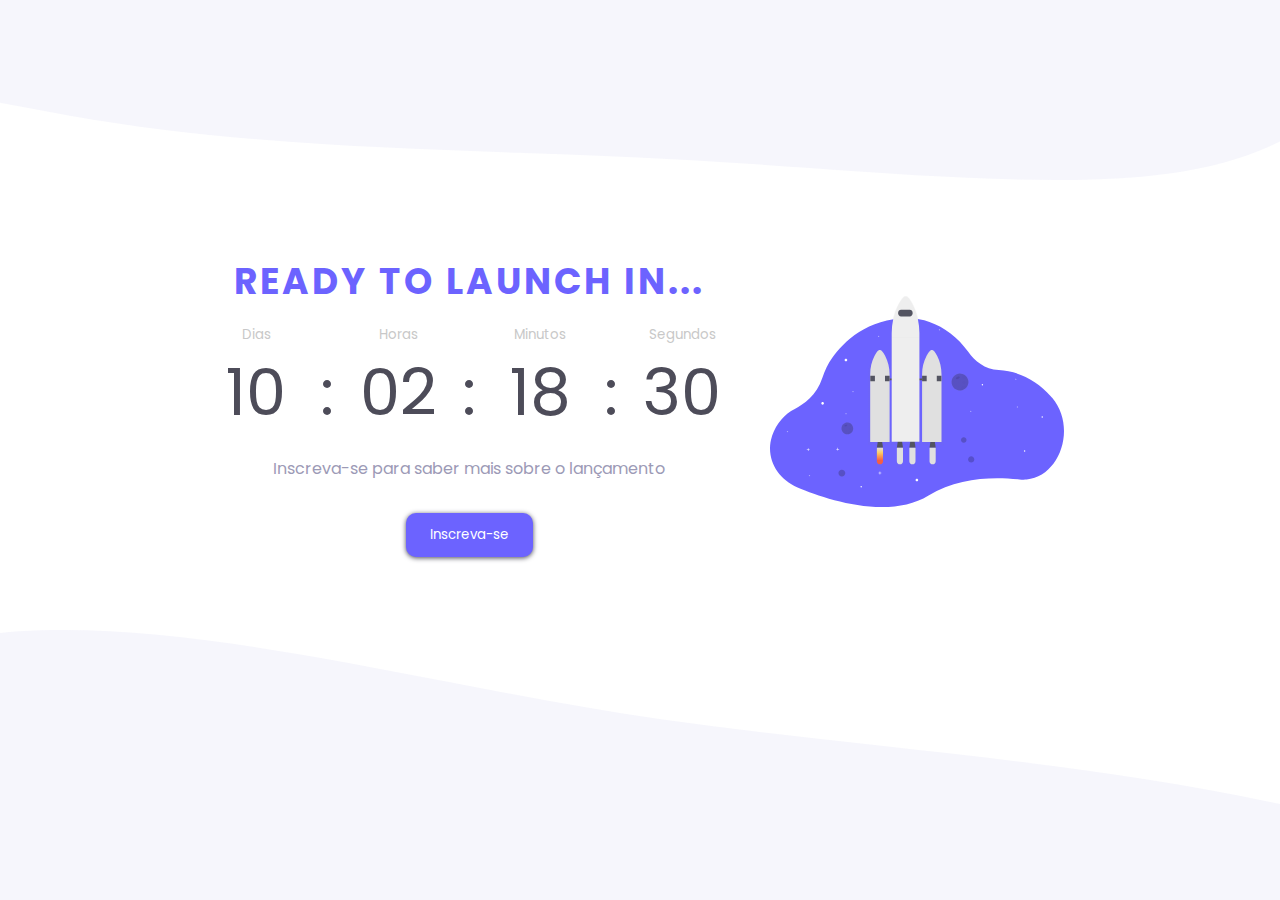
<file: countdown-05/index.html>
<!DOCTYPE html>
<html lang="en">
<head>
  <meta charset="UTF-8">
  <meta http-equiv="X-UA-Compatible" content="IE=edge">
  <meta name="viewport" content="width=device-width, initial-scale=1.0">
  <link rel="stylesheet" href="./css/styles.css">
  <title>Countdown</title>
</head>
<body>
  <div class="background-top-image"></div>
  <main>
    <div class="container">
      <h1>Ready to launch in...</h1>
      <div class="timer">
        <div class="time">
          <small>Dias</small>
          <h2 id="days"></h2>
        </div>
        <span>:</span>
        <div class="time">
          <small>Horas</small>
          <h2 id="hours"></h2>
        </div>
        <span>:</span>
        <div class="time">
          <small>Minutos</small>
          <h2 id="minutes"></h2>
        </div>
        <span>:</span>
        <div class="time">
          <small>Segundos</small>
          <h2 id="seconds"></h2>
        </div>
      </div>
      <p>Inscreva-se para saber mais sobre o lançamento</p>
      <button id="btn-open-modal" class="btn btn-submit">
        Inscreva-se
      </button>
    </div>
    <div class="image-container">
      <div class="image">
        <img src="./img/rocket.svg" />
      </div>
    </div>
  </main>
  <div class="background-bottom-image"></div>
  <script src="./js/script.js"></script>
</body>
</html>
</file>
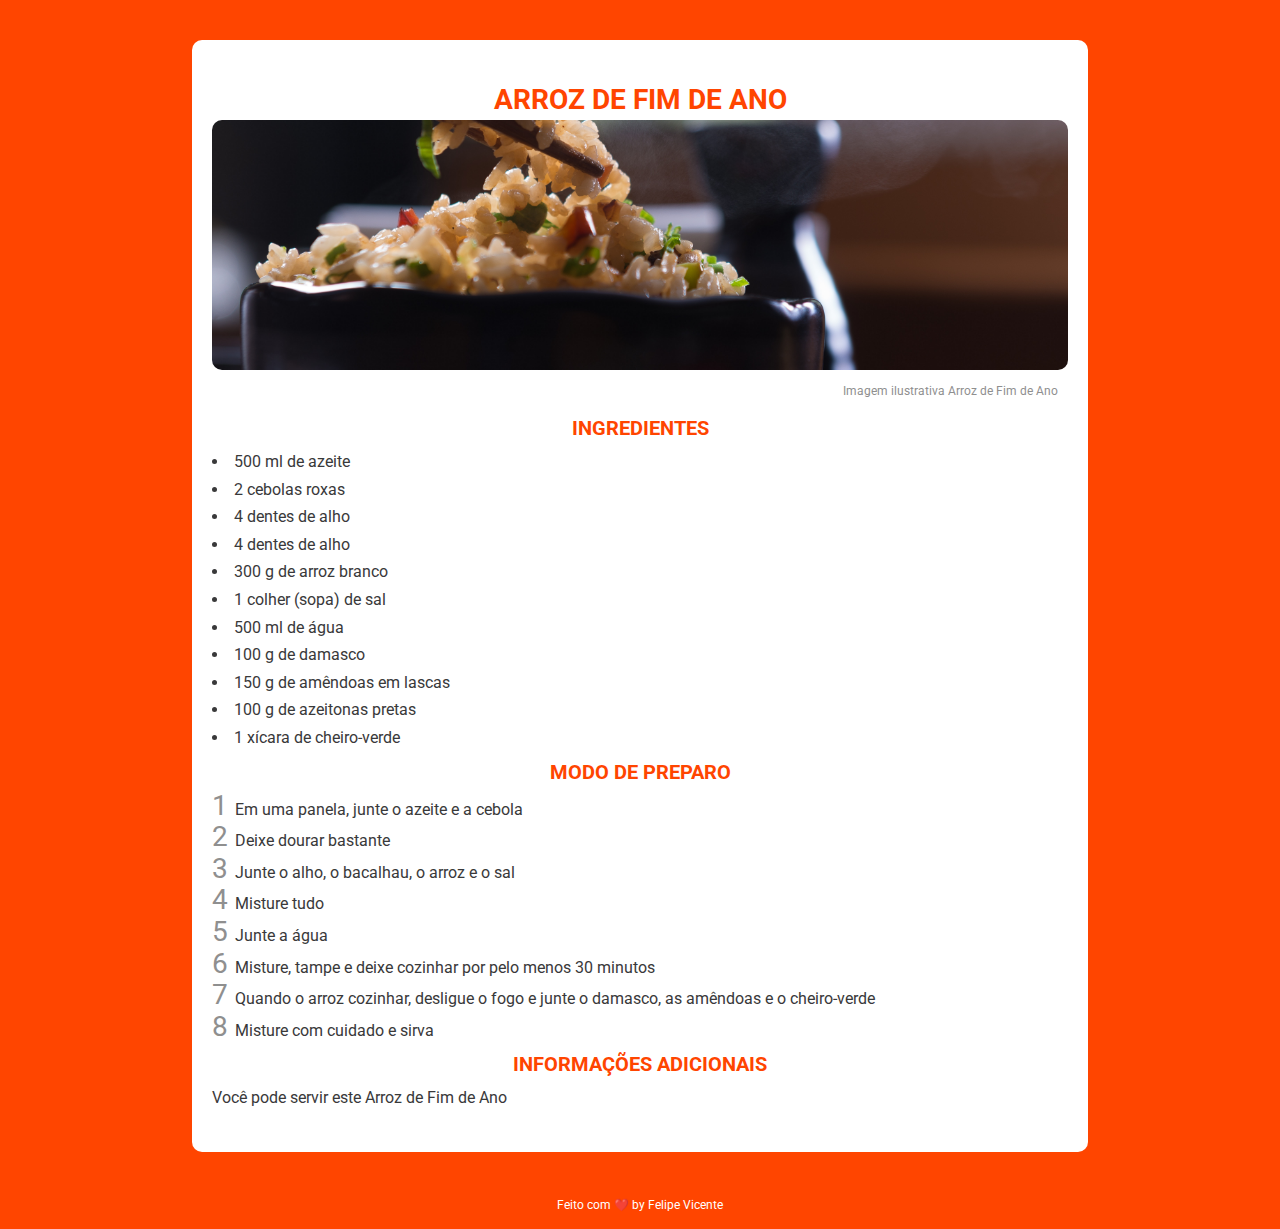
<file: Pagina-de-Receita-01/index.html>
<!DOCTYPE html>
<html lang="pt-BR">
  <head>
    <meta charset="UTF-8" />
    <meta http-equiv="X-UA-Compatible" content="IE=edge" />
    <meta name="viewport" content="width=device-width, initial-scale=1.0" />
    <link rel="preconnect" href="https://fonts.googleapis.com" />
    <link rel="preconnect" href="https://fonts.gstatic.com" crossorigin />
    <link
      href="https://fonts.googleapis.com/css2?family=Roboto:wght@400;700&display=swap"
      rel="stylesheet"
    />
    <!-- Font Awesome -->
    <link
      rel="stylesheet"
      href="https://cdnjs.cloudflare.com/ajax/libs/font-awesome/5.15.2/css/all.min.css"
      integrity="sha512-HK5fgLBL+xu6dm/Ii3z4xhlSUyZgTT9tuc/hSrtw6uzJOvgRr2a9jyxxT1ely+B+xFAmJKVSTbpM/CuL7qxO8w=="
      crossorigin="anonymous"
    />
    <!-- CSS do projeto -->
    <link rel="stylesheet" href="./css/styles.css" />
    <title>Pagina de Receita</title>
  </head>
  <body>
    <main>
      <header>
        <h1>Arroz de Fim de Ano</h1>
        <figure>
          <img src="./img/arroz.jpg" alt="Arroz de Fim de Ano" />
          <figcaption>Imagem ilustrativa Arroz de Fim de Ano</figcaption>
        </figure>
      </header>

      <section>
        <h2><i class="fas fa-tasks"></i> Ingredientes</h2>
        <ul>
          <li>500 ml de azeite</li>
          <li>2 cebolas roxas</li>
          <li>4 dentes de alho</li>
          <li>4 dentes de alho</li>
          <li>300 g de arroz branco</li>
          <li>1 colher (sopa) de sal</li>
          <li>500 ml de água</li>
          <li>100 g de damasco</li>
          <li>150 g de amêndoas em lascas</li>
          <li>100 g de azeitonas pretas</li>
          <li>1 xícara de cheiro-verde</li>
        </ul>
      </section>

      <section>
        <h2><i class="fas fa-blender"></i> Modo de preparo</h2>
        <ol>
          <li>Em uma panela, junte o azeite e a cebola</li>
          <li>Deixe dourar bastante</li>
          <li>Junte o alho, o bacalhau, o arroz e o sal</li>
          <li>Misture tudo</li>
          <li>Junte a água</li>
          <li>Misture, tampe e deixe cozinhar por pelo menos 30 minutos</li>
          <li>
            Quando o arroz cozinhar, desligue o fogo e junte o damasco, as
            amêndoas e o cheiro-verde
          </li>
          <li>Misture com cuidado e sirva</li>
        </ol>
      </section>

      <section>
        <h2><i class="fas fa-info-circle"></i> Informações adicionais</h2>
        <p>Você pode servir este Arroz de Fim de Ano</p>
      </section>
    </main>

    <footer>
      <p>
        <i class="fas fa-copyright"></i> 
        Feito com ❤️ by
        <a href="https://github.com/felipe-gomes-vicente">Felipe Vicente</a>
      </p>
    </footer>
  </body>
</html>
</file>
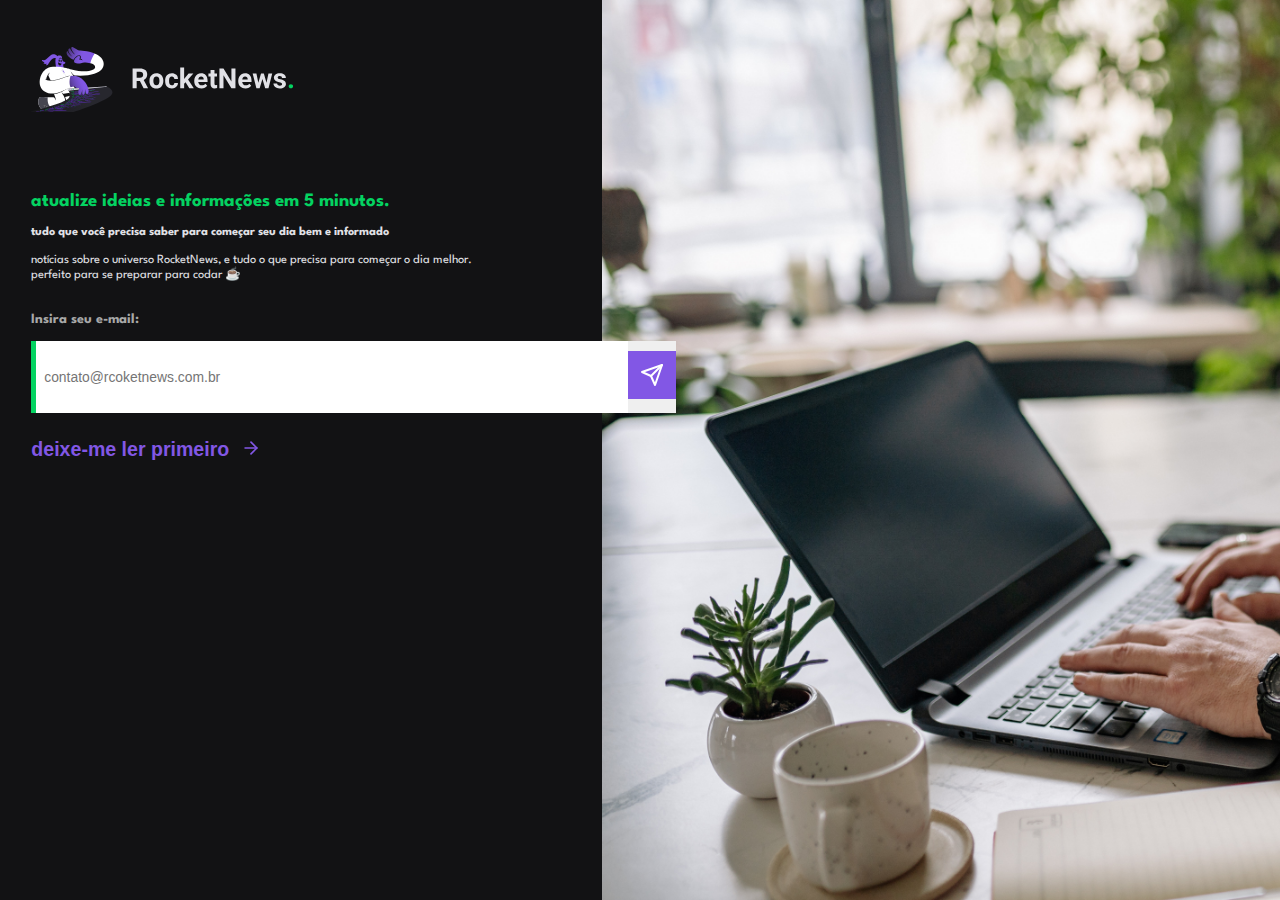
<file: rocketnews-03/index.html>
<!DOCTYPE html>
<html lang="pt-BR">
  <head>
    <meta charset="UTF-8" />
    <meta http-equiv="X-UA-Compatible" content="IE=edge" />
    <meta name="viewport" content="width=device-width, initial-scale=1.0" />
    <link rel="shortcut icon" href="./assets/icon.png" type="image/x-icon">
    <link rel="stylesheet" href="./css/styles.css" />
    <title>RocketNews</title>
  </head>
  <body>
    <div class="container">
      <!-- Logo do site -->
      <header>
        <img src="./assets/logo.svg" alt="RocketNews" />
      </header>

      <!-- Texto do site -->
      <main>
        <h1>atualize ideias e informações em 5 minutos.</h1>
        <h2>
          tudo que você precisa saber para começar seu dia bem e informado
        </h2>
        <p>
          notícias sobre o universo RocketNews, e tudo o que precisa para
          começar o dia melhor. <br />
          perfeito para se preparar para codar ☕
        </p>
      </main>

      <!-- Email e botao de seta -->
      <div class="page-form">
        <form action="">
          <label for="email">Insira seu e-mail: </label>
          <div class="page-input">
            <input
            type="email"
            id="email"
            placeholder="contato@rcoketnews.com.br"
          />

          <button><img src="./assets/button.svg" alt="botão de enviar email"></button>
          </div>
        </form>
      </div>

      <!-- Rodapé -->
      <footer>
        <button>
          <p>deixe-me ler primeiro</p>
          <img src="./assets/arrow-right.svg" alt="botão ir para ler primeiro" />
        </button>
      </footer>
    </div>

    <!-- Imagem de fundo -->
    <aside class="read-news"></aside>
  </body>
</html>
</file>
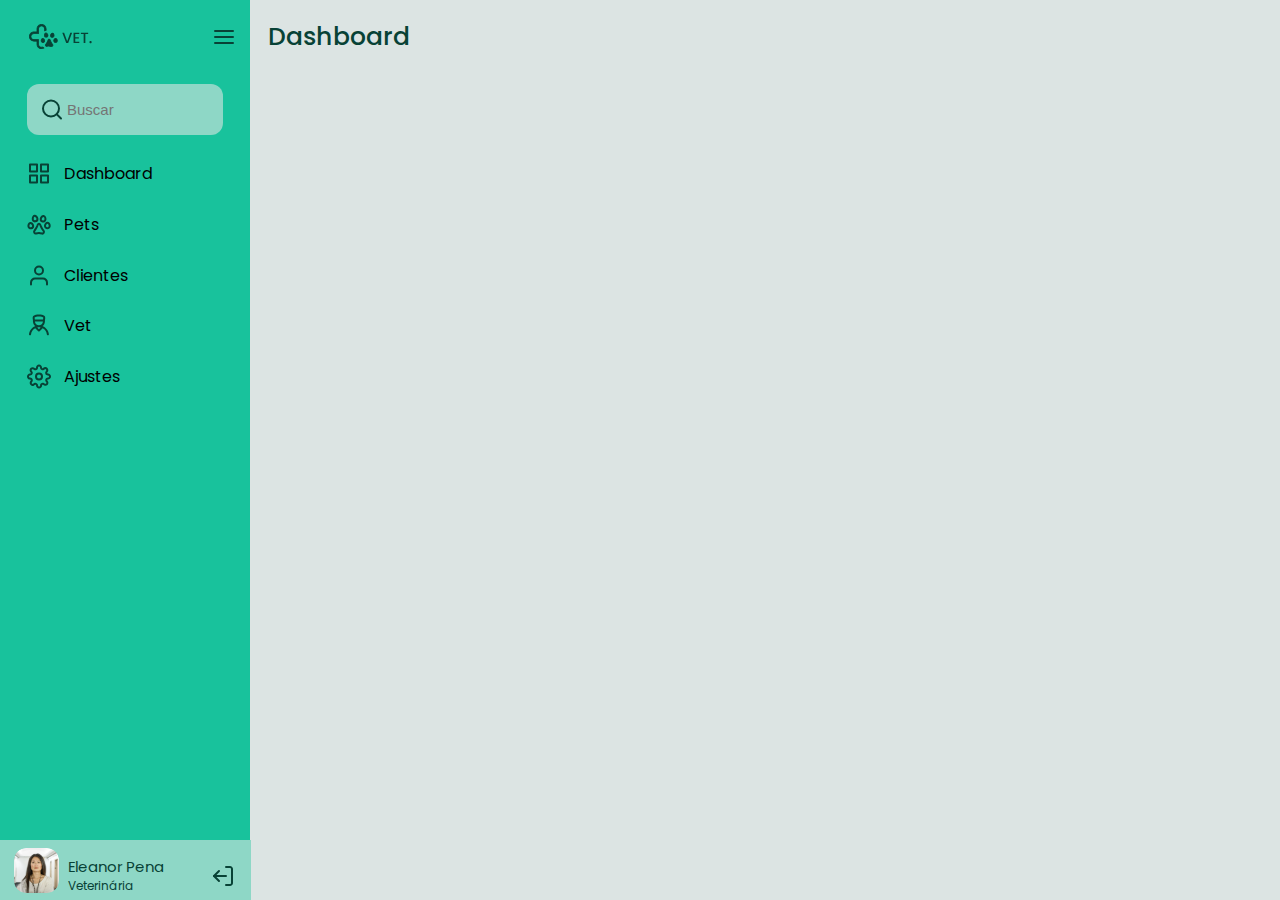
<file: sidebar-04/index.html>
<!DOCTYPE html>
<html lang="pt-BR">
  <head>
    <meta charset="UTF-8" />
    <meta http-equiv="X-UA-Compatible" content="IE=edge" />
    <meta name="viewport" content="width=device-width, initial-scale=1.0" />
    <link rel="stylesheet" href="./css/styles.css" />
    <title>SideBar</title>
  </head>
  <body>
    <div class="dashboard-menu">
      <nav class="sidebar-nav">
        <div class="sidebar-top">
          <a href="#">
            <img class="logo" src="./assets/logo.svg" alt="Logo"
          /></a>
          <a href="#" class="menu">
            <img src="./assets/menu.svg" alt="Menu"
          /></a>
        </div>
        <div class="sidebar-main">
          <ul>
            <li>
              <div class="input">
                <label for="search"></label>
                <input
                  class="search"
                  name="search"
                  type="text"
                  placeholder="Buscar"
                />
              </div>
            </li>
            <li>
              <a href="#">
                <img
                  src="./assets/grid.svg"
                  alt="Dashboard"
                  title="Dashboard"
                />Dashboard
              </a>
            </li>

            <li>
              <a href="#">
                <img src="./assets/pet.svg" alt="Bicho de estimação" />Pets
              </a>
            </li>

            <li>
              <a href="#">
                <img src="./assets/user.svg" alt="Clientes" />Clientes
              </a>
            </li>

            <li>
              <a href="#">
                <img src="./assets/user-md.svg" alt="Veterinários" />Vet
              </a>
            </li>

            <li>
              <a href="#">
                <img src="./assets/settings.svg" alt="Ajustes" />Ajustes
              </a>
            </li>
          </ul>
        </div>

        <div class="sidebar-bottom">
          <div class="profile">
            <img src="./assets/avatar.svg" alt="Veterinária" />
          </div>

          <div class="profile-details">
            <h5>Eleanor Pena</h5>
            <span>Veterinária</span>
          </div>

          <a href="#" class="logout">
            <img src="./assets/log-out.svg" alt="Sair" />
          </a>
        </div>
      </nav>
    </div>

    <main class="">
      <header class="dashboard-area">
        <h2>Dashboard</h2>
      </header>
    </main>

    <script src="./js/script.js"></script>
  </body>
</html>
</file>
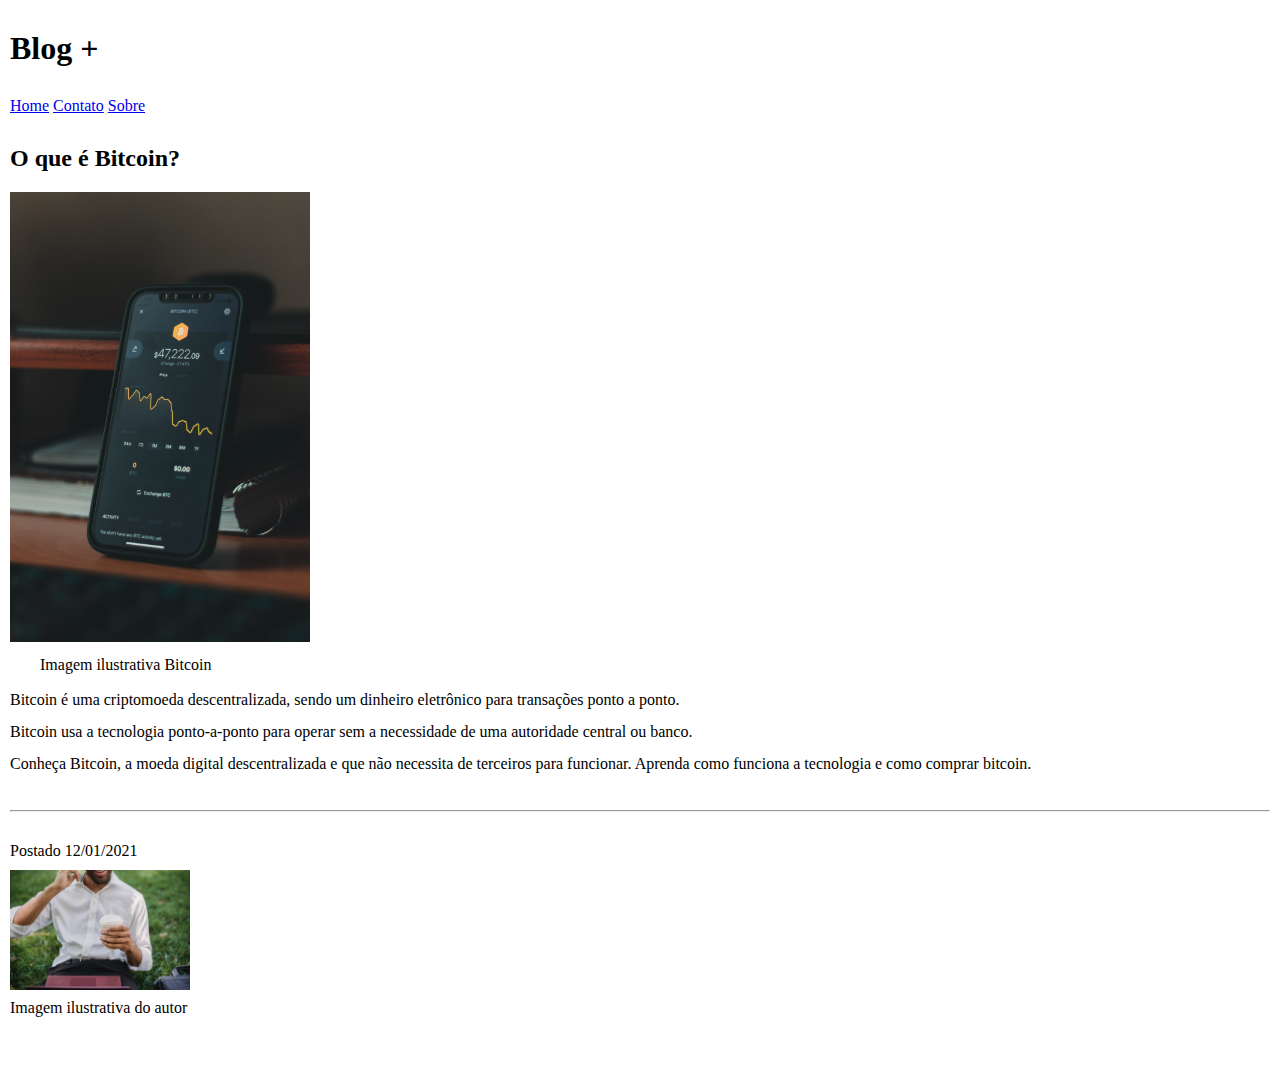
<file: Html-02/blog-post/index.html>
<!DOCTYPE html>
<html lang="pt-BR">
  <head>
    <meta charset="UTF-8" />
    <meta http-equiv="X-UA-Compatible" content="IE=edge" />
    <meta name="viewport" content="width=device-width, initial-scale=1.0" />
    <link rel="stylesheet" href="./css/styles.css" />
    <title>Blog Post</title>
  </head>
  <body>
    <header>
      <h1>Blog +</h1>
      <nav>
        <a href="./index.html">Home</a>
        <a href="#">Contato</a>
        <a href="#">Sobre</a>
      </nav>
    </header>

    <h2>O que é Bitcoin?</h2>
    <article>
      <figure>
        <img src="./img/bitcoin.jpg" alt="Bitcoin" />
        <figcaption>Imagem ilustrativa Bitcoin</figcaption>
      </figure>

      <p>
        Bitcoin é uma criptomoeda descentralizada, sendo um dinheiro eletrônico
        para transações ponto a ponto.
      </p>
      <p>
        Bitcoin usa a tecnologia ponto-a-ponto para operar sem a necessidade de
        uma autoridade central ou banco.
      </p>
      <p>
        Conheça Bitcoin, a moeda digital descentralizada e que não necessita de
        terceiros para funcionar. Aprenda como funciona a tecnologia e como
        comprar bitcoin.
      </p>
    </article>

    <hr />
    <aside>
      Postado 12/01/2021
      <figure>
        <img src="./img/people.jpg" alt="people" />
        <figcaption>Imagem ilustrativa do autor</figcaption>
      </figure>
    </aside>
  </body>
</html>
</file>
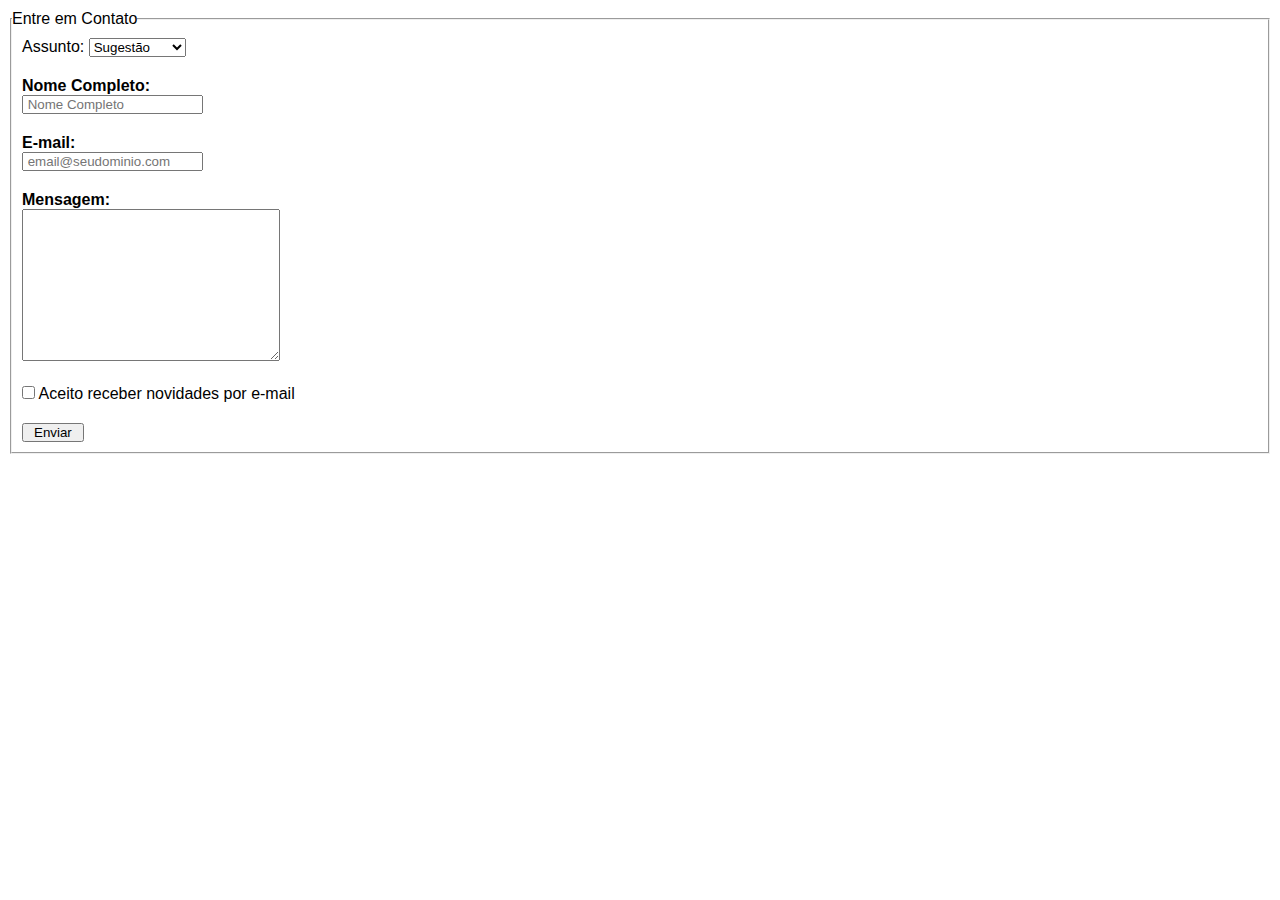
<file: Html-02/formulario/index.html>
<!DOCTYPE html>
<html lang="pt-BR">
<head>
  <meta charset="UTF-8">
  <meta http-equiv="X-UA-Compatible" content="IE=edge">
  <meta name="viewport" content="width=device-width, initial-scale=1.0">
  <title>Formulário de Contato</title>
  <link rel="stylesheet" href="./css/styles.css">
</head>
<body>
    <form action="">
      <fieldset>
        <legend> Entre em Contato</legend>

        <div>
          <span>Assunto: </span>
          <select name="select">
            <option value="suporte">Suporte</option>
            <option value="sugestao" selected>Sugestão</option>
            <option value="reclamacao">Reclamação</option>
          </select>
        </div>
        
        <div>
          <label for="nome">Nome Completo: </label> <br />
          <input type="text" name="nome"  placeholder=" Nome Completo">  
        </div>
        
        <div>
          <label for="email">E-mail: </label> <br />
          <input type="email" name="email" placeholder=" email@seudominio.com">
        </div>

        <div>
          <label for="mensagem">Mensagem: </label> <br />
          <textarea name="mensagem" id="mensagem" cols="30" rows="10"></textarea>
        </div>

        <div>
          <input type="checkbox"> Aceito receber novidades por e-mail <br />
          <button>Enviar</button> 
        </div>
      </fieldset>
    </form>
</body>
</html>
</file>
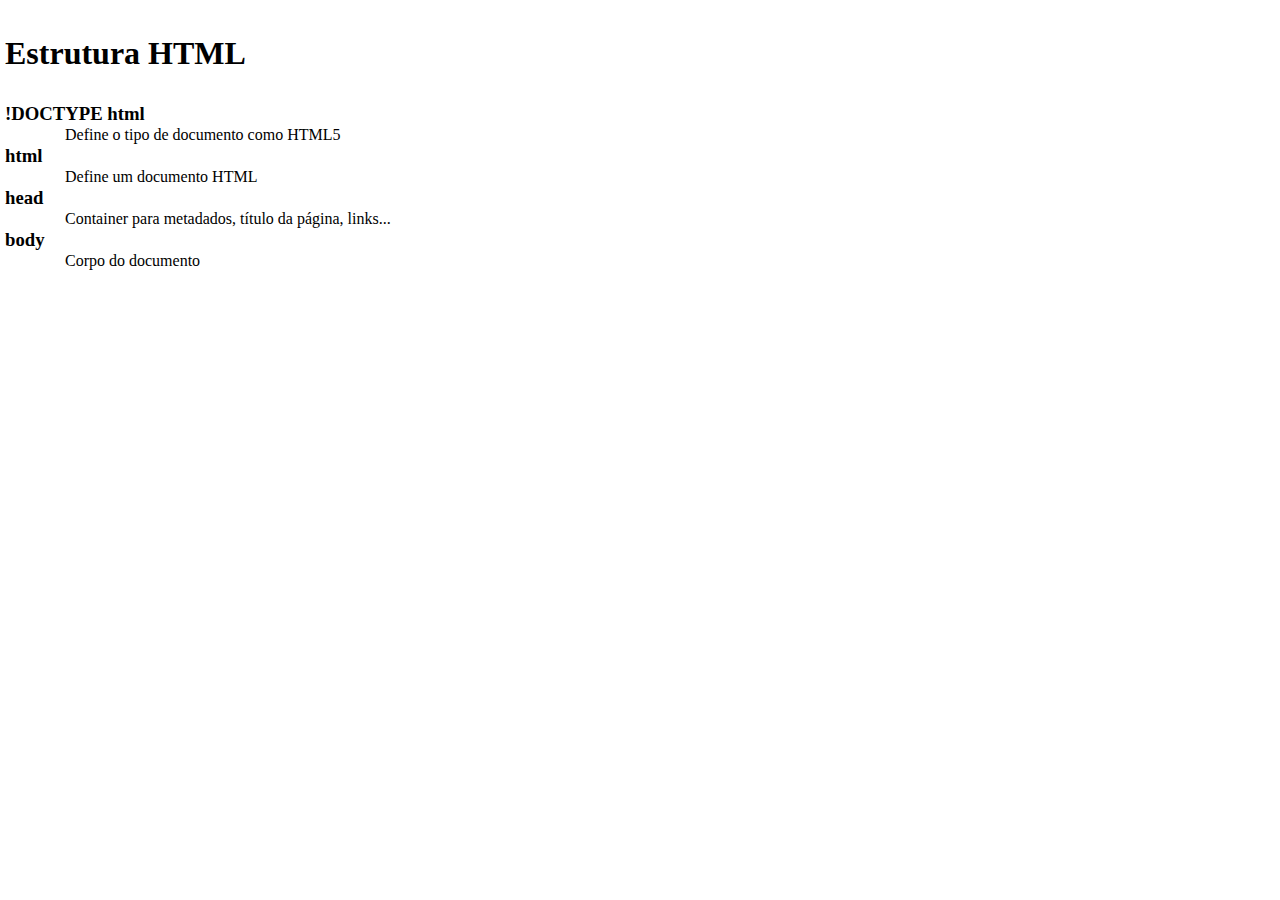
<file: Html-02/glossario/index.html>
<!DOCTYPE html>
<html lang="pt-BR">
<head>
  <meta charset="UTF-8">
  <meta http-equiv="X-UA-Compatible" content="IE=edge">
  <meta name="viewport" content="width=device-width, initial-scale=1.0">
  <title>Glossário</title>
  <link rel="stylesheet" href="./css/styles.css">
</head>
<body>
  <h1>Estrutura HTML</h1>

  <h3>!DOCTYPE html</h3>
    <p>Define o tipo de documento como HTML5</p>
  <h3>html</h3>
    <p>Define um documento HTML</p>
  <h3>head</h3>
    <p>Container para metadados, título da página, links...</p>
  <h3>body</h3>
    <p>Corpo do documento</p>
</body>
</html>
</file>
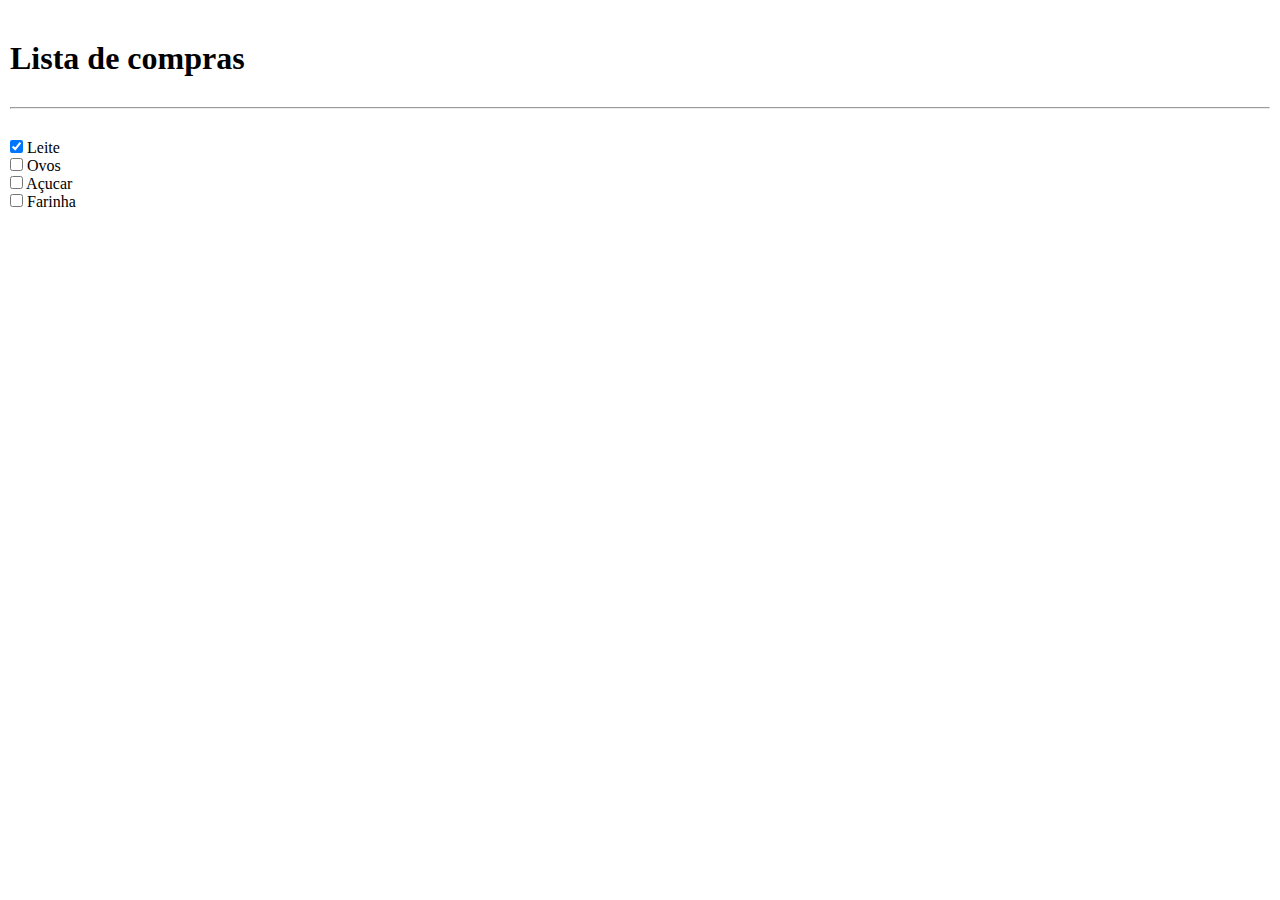
<file: Html-02/lista-de-compras/index.html>
<!DOCTYPE html>
<html lang="pt-BR">
  <head>
    <meta charset="UTF-8" />
    <meta http-equiv="X-UA-Compatible" content="IE=edge" />
    <meta name="viewport" content="width=device-width, initial-scale=1.0" />
    <title>Lista de Compras</title>
    <link rel="stylesheet" href="./css/styles.css" />
  </head>
  <body>
    <h1>Lista de compras</h1>
    <hr />

    <div class="wrapper">
      <input type="checkbox" name="leite" id="leite" checked="checked" /> Leite
      <br />
      <input type="checkbox" name="ovos" id="ovos" /> Ovos
      <br />
      <input type="checkbox" name="acucar" id="acucar" /> Açucar
      <br />
      <input type="checkbox" name="farinha" id="farinha" /> Farinha
    </div>
  </body>
</html>
</file>
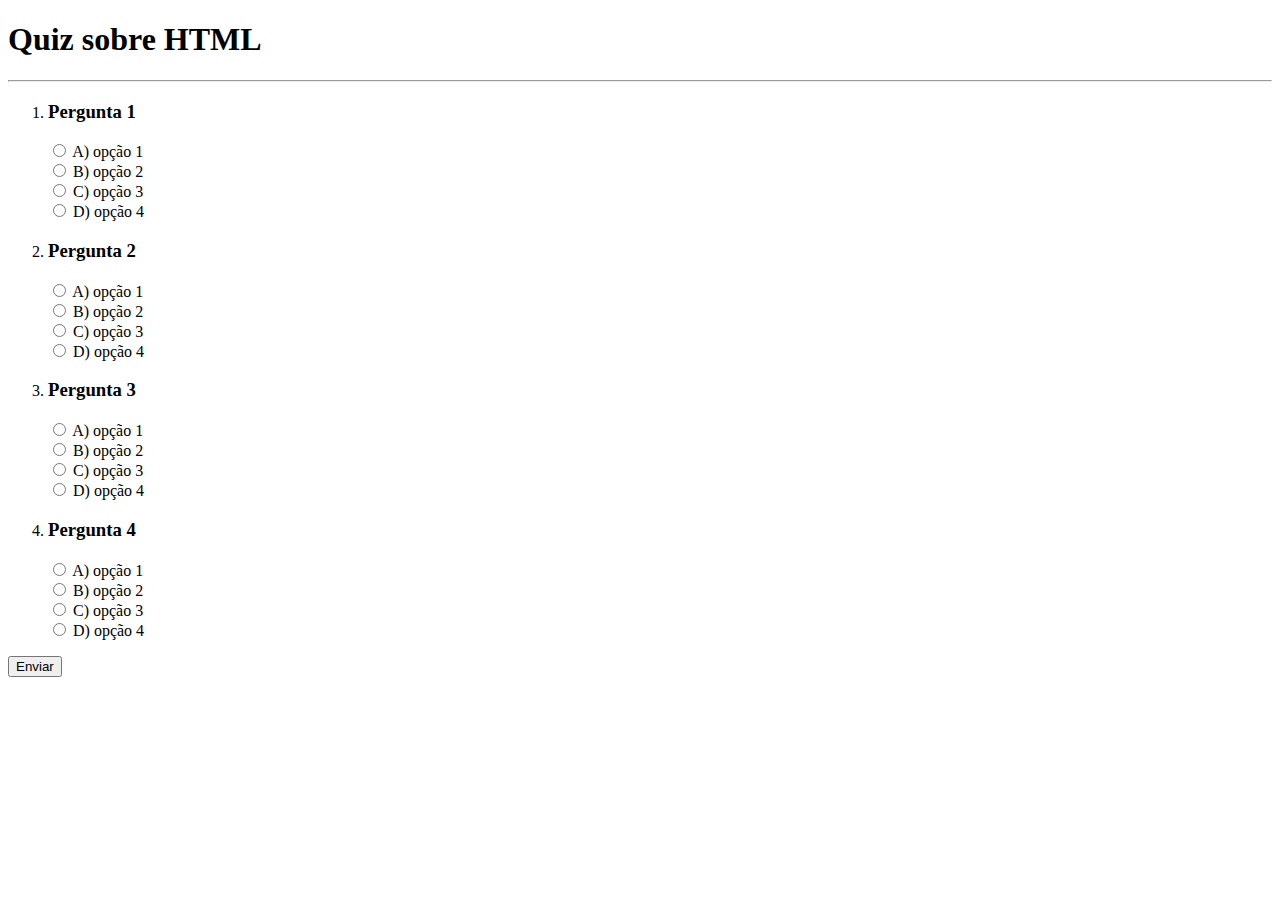
<file: Html-02/quiz/index.html>
<!DOCTYPE html>
<html lang="pt-BR">
  <head>
    <meta charset="UTF-8" />
    <meta http-equiv="X-UA-Compatible" content="IE=edge" />
    <meta name="viewport" content="width=device-width, initial-scale=1.0" />
    <title>Quiz</title>
  </head>
  <body>
    <form action="">
      <h1>Quiz sobre HTML</h1>

      <hr />
      <ol>
        <li>
          <h3>Pergunta 1</h3>
          <div>
            <input type="radio" name="question-1" id="question-1-a" value="A" />
            <label for="question-1-a">A) opção 1</label>
          </div>
          <div>
            <input type="radio" name="question-1" id="question-1-b" value="B" />
            <label for="question-1-b">B) opção 2</label>
          </div>
          <div>
            <input type="radio" name="question-1" id="question-1-c" value="C" />
            <label for="question-1-c">C) opção 3</label>
          </div>
          <div>
            <input type="radio" name="question-1" id="question-1-d" value="D" />
            <label for="question-1-d">D) opção 4</label>
          </div>
        </li>

        <li>
          <h3>Pergunta 2</h3>
          <div>
            <input type="radio" name="question-1" id="question-1-a" value="A" />
            <label for="question-1-a">A) opção 1</label>
          </div>
          <div>
            <input type="radio" name="question-1" id="question-1-b" value="B" />
            <label for="question-1-b">B) opção 2</label>
          </div>
          <div>
            <input type="radio" name="question-1" id="question-1-c" value="C" />
            <label for="question-1-c">C) opção 3</label>
          </div>
          <div>
            <input type="radio" name="question-1" id="question-1-d" value="D" />
            <label for="question-1-d">D) opção 4</label>
          </div>
        </li>

        <li>
          <h3>Pergunta 3</h3>
          <div>
            <input type="radio" name="question-1" id="question-1-a" value="A" />
            <label for="question-1-a">A) opção 1</label>
          </div>
          <div>
            <input type="radio" name="question-1" id="question-1-b" value="B" />
            <label for="question-1-b">B) opção 2</label>
          </div>
          <div>
            <input type="radio" name="question-1" id="question-1-c" value="C" />
            <label for="question-1-c">C) opção 3</label>
          </div>
          <div>
            <input type="radio" name="question-1" id="question-1-d" value="D" />
            <label for="question-1-d">D) opção 4</label>
          </div>
        </li>

        <li>
          <h3>Pergunta 4</h3>
          <div>
            <input type="radio" name="question-1" id="question-1-a" value="A" />
            <label for="question-1-a">A) opção 1</label>
          </div>
          <div>
            <input type="radio" name="question-1" id="question-1-b" value="B" />
            <label for="question-1-b">B) opção 2</label>
          </div>
          <div>
            <input type="radio" name="question-1" id="question-1-c" value="C" />
            <label for="question-1-c">C) opção 3</label>
          </div>
          <div>
            <input type="radio" name="question-1" id="question-1-d" value="D" />
            <label for="question-1-d">D) opção 4</label>
          </div>
        </li>
      </ol>

      <button>Enviar</button>
    </form>
  </body>
</html>
</file>
<file: countdown-05/css/styles.css>
@import url('https://fonts.googleapis.com/css2?family=Poppins:wght@300;400;500&display=swap');

* {
  margin: 0;
  padding: 0;
  box-sizing: border-box;
  font-family: "Poppins", sans-serif;
}

:root {
  --black: #4D4C59;
  --purple: #6C63FF;
	--light-grey: #C8C8C8;
  --text-color: #9C9AB6;
  --white: #FFF;
}

body {
  height: 100vh;
  display: flex;
  flex-direction: column;
  justify-content: space-between;
}

/* LAYOUT */

.background-top-image {
  height: 20vh;
  background-image: url(../img/top-image.svg);
  background-repeat: no-repeat;
  background-size: cover;
  background-position: bottom;
}

.background-bottom-image {
  height: 30vh; 
  background-image: url(../img/bottom-image.svg);
  background-repeat: no-repeat;
  background-size: cover;
  background-position: top;
}

main {
  max-width: 70%;
  margin: 0 auto;
  display: flex;
  align-items: center;
  justify-content: center;
  gap: 3rem;
  padding: 1.5rem;
  
}

main .container {
  flex-basis: 55%;
  text-align: center;
  display: flex;
  flex-direction: column;
  align-items: center;
}

.container h1 {
  font-size: 2.25rem;
  letter-spacing: 3px;
  color: var(--purple);
  margin-bottom: 1rem;
  text-transform: uppercase;
}

.container p {
  color: var(--text-color);
  margin-bottom: 2rem;
}

.container .timer {
  margin-bottom: 1rem;
  display: flex;
  gap: 1.5rem;
  align-items: flex-end;
}

.container .timer span {
  font-size: 4rem;
  color: var(--black);
}

.container .timer .time {
  width: 80px;
  display: flex;
  flex-direction: column;
  align-items: center;
}

.container .timer .time small {
  color: var(--light-grey);
}

.container .timer .time h2 {
  font-size: 4rem;
  font-weight: normal;
  color: var(--black);
}

.image-container .image img {
  width: 100%;
}

/* BUTTONS */

.btn {
  background-color: var(--purple);
  color: var(--white);
  border: none;
  box-shadow: 0px 1px 5px var(--black);
  cursor: pointer;
}

.btn:hover {
  opacity: 0.8;
  box-shadow: none;
}

.btn-submit {
  padding: 0.75rem 1.5rem;
  border-radius: 10px;
}
</file>
<file: Pagina-de-Receita-01/css/styles.css>
* {
  margin: 0;
  padding: 0;
  box-sizing: border-box;
}

body {
  background-color: #FF4500;
  font-family: 'Roboto', sans-serif;
}

main {
  background-color: #FFF;
  width: 70%;
  margin: 2.5rem auto;
  object-position: 50% 65%;  /* tem dois valores centraliza objeto na imagem */
  border-radius: 0.625rem;
  padding: 2.5rem 1.25rem;
  
}

h1, h2 {
  color: #FF4500;
  text-align: center;
  text-transform: uppercase;
  line-height: 2.5rem ;
}

h1 {
  font-size: 1.75rem; 
}

h2 {
  font-size: 1.25rem;
}

img {
  width: 100%;
  height: 250px;
  object-fit: cover;
  object-position: 50% 65%;  /* tem dois valores centraliza objeto na imagem */
  border-radius: 0.625rem;
}

figcaption {
  color: #8F8F8F;
  text-align: right;
  margin: 0.625rem;
}

ul, ol {
  list-style-position: inside;
}

ol {
  list-style-type: none;
  counter-reset: item;
  
}

ol li:before { 
  content: counter(item) "  "; 
  counter-increment: item;
  color: #8F8F8F;
  font-size: 1.75rem;
  
}

li, p {
  color: #39393A;
  font-size: 1rem;
  line-height: 1.725rem;
}

figcaption, footer p {
  font-size: 0.75rem;
}

footer {
  margin: 0.625rem;
}

footer p {
  color: #FFF;
  text-align: center;
  
}
footer p a {
  color: #FFF;
  text-decoration: none;
}

footer p a:hover {
  color: #FF4500;
  transition: all 1s;
  cursor: pointer;
  background-color: #39393A;
  border-radius: 0.625rem;
  padding: 0.625rem;
}
</file>
<file: rocketnews-03/css/styles.css>
@import url("https://fonts.googleapis.com/css2?family=Spartan:wght@400;500;700&display=swap");

* {
  margin: 0;
  padding: 0;
  box-sizing: border-box;
  font-size: 98%;
}

:root {
  --body-bg-color: #121214;
  --text-color: #e1e1e6;
  --title-color: #04d361;
  --form-color: #a8a8a8;
  --bg-button-color: #8257e5;
}

body {
  display: flex;
  font-family: "Spartan", "Work Sans", sans-serif;
  background-color: var(--body-bg-color);
}

.container {
  margin-top: 1rem;
  padding: 0 2rem;
  width: 47vw;
}

header img {
  width: 50%;
  margin: 2rem 0;
}

main {
  margin-top: 3rem;
}
main h1 {
  font-size: 1.2rem;
  color: var(--title-color);
}

main h2 {
  margin-top: 1rem;
  font-size: .78rem;
  color: var(--text-color);
}

main p {
  margin-top: 1rem;
  font-size: 0.8rem;
  color: var(--text-color);
}

.page-form {
  margin-top: 2rem;
  font-weight: bold;
  position: absolute;
  width: 53%;
  display: flex;
  flex-direction: column;
  
}

.page-form label {
  padding: 0.8rem 0;
  color: var(--form-color);
}
.page-input {

  margin-top: 1rem;
  display: flex;
  width: 95%;
}

.page-input input {
  width: 100%;
  height: 8vh;
  padding: .5rem;
  border: none;
  border-left: 5px solid var(--title-color);
  
}
.page-input button {
  border: none;
}

.page-input button:hover {
  opacity: 0.5;
  cursor: pointer;
}

footer {
  margin-top: 10rem;
  font-size: 1.3rem;
  width: 47%;
}
footer button {
  color: var(--bg-button-color);
  border: none;
  height: 40px;
  width:290px;
  display: flex;
  font-weight: bold;
  background-color: var(--body-bg-color);
} 

footer img {
  width: 15%;
  height: 50%;
}

footer button:hover {
  opacity: 0.5;
  cursor: pointer;
}

.read-news {
  flex: 1;
  width: 46vw;
  height: 100vh;
  background-image: url(../assets/read_news.jpg);
  background-repeat: no-repeat;
  background-size: cover; /* centralizar sem mostrar o rosto */
}
</file>
<file: sidebar-04/css/styles.css>
@import url("https://fonts.googleapis.com/css2?family=Poppins:wght@400;500&display=swap");

* {
  margin: 0;
  padding: 0;
  box-sizing: border-box;
}

:root {
  --body-bg-color: #dce4e3;
  --green: #18c29c;
  --light-green: #8ed7c6;
  --light-grey: #dce4e3;
  --text-color: #084236;
}

body {
  width: 100vw;
  height: 100%;
  font-family: "Poppins";
  background-color: var(--body-bg-color);
}

/* SIDEBAR */

.sidebar-nav {
  position: fixed;
  width: 250px;
  height: 100vh;
  background-color: var(--green);
  display: flex;
  flex-direction: column;
}

.sidebar-nav.close {
  width: 78px;
}

/* SIDEBAR TOP*/

.sidebar-top {
  margin-top: 24px;
  margin-left: 29px;
  display: flex;
  gap: 7.43rem;
  align-items: center;
}

.sidebar-top.close {
  margin-top: 26px;
  margin-left: 27px;
  gap: 0;
}

/* SIDEBAR MAIN */

.sidebar-main ul li a {
  position: relative;
  display: flex;
  gap: 13px;
  flex-direction: row;
  text-decoration: none;
  color: var(--dark-green);
  overflow-x: hidden;
}

.sidebar-main ul {
  list-style: none;
}

.sidebar-main ul li {
  margin-top: 1.62rem;
  margin-left: 27px;
  margin-right: 27px;
}

.sidebar-main li:hover {
  padding: 12px;
  border-radius: 10px;
  background-color: var(--light-green);
  cursor: pointer;
}

.sidebar-main.close li:hover {
  padding: 0;
}

.sidebar-main ul li:first-child {
  padding: 0;
}

.sidebar-main.close ul li:first-child {
  margin-left: 14px;
  margin-right: 14px;
}

.sidebar-main .input {
  margin-top: 1.68rem;
}

.sidebar-main .input.close {
  width: 3.12rem;
}

.sidebar-main .input label {
  position: relative;
}

.sidebar-main .input label:before {
  content: "";
  position: absolute;
  width: 24px;
  top: 0;
  right: 13px;
  bottom: 0;
  left: 13px;
  background: url(../assets/search.svg) no-repeat center;
}

.sidebar-main .input.close label:before {
  left: 12px;
}

.sidebar-main .search {
  max-width: 100%;
  height: 50.92px;
  padding: 10px 40px;

  font-size: 15px;
  line-height: 22px;
  border: none;
  border-radius: 12px;
  background-color: var(--light-green);
  color: var(--text-color);
}

.sidebar-main .search:focus {
  border: 1px solid var(--text-color);
  outline: none;
}

.sidebar-main .search.close {
  padding: 25px;
  background-color: var(--light-grey);
}

/* SIDEBAR BOTTOM*/
.sidebar-bottom {
  position: absolute;
  bottom: 0;
  width: 15.68rem;
  height: 3.75rem;
  background-color: var(--light-green);
  display: flex;
  align-items: center;
}

.sidebar-bottom.close {
  width: 4.87rem;
}

.sidebar-bottom .profile {
  width: 45px;
  height: 45px;
  margin: 8px 0 7px 14px;
}

.sidebar-bottom .profile img {
  max-width: 100%;
  height: auto;
  margin: 0 auto;
  border-radius: 12px;
}

.sidebar-bottom .profile-details {
  margin: 12px 0 0 9px;
  color: var(--text-color);
  line-height: 18px;
}

.sidebar-bottom .profile-details h5 {
  font-weight: 400;
  font-size: 15px;
}

.sidebar-bottom .profile-details span {
  font-size: 12px;
}

.sidebar-bottom .logout {
  display: block;
  margin: 18px 0 0 47px;
}

.sidebar-bottom.close .logout {
  margin: 18px 27px 18px 28px;
}

/* MAIN */
main {
  min-height: 100vh;
  width: calc(100% - 250px);
}

main.active {
  width: calc(100% - 78px);
}

main .dashboard-area {
  position: absolute;
  top: 18px;
  left: 16.75rem;
}

main.active .dashboard-area {
  left: 6.12rem;
}

main .dashboard-area h2 {
  color: var(--text-color);
  font-size: 25px;
  line-height: 37px;
  font-weight: 500;
}

.hidden {
  display: none;
}

.sidebar-nav,
.logo,
.profile,
.logout,
main {
  transition: 0.8s;
}
</file>
<file: Html-02/blog-post/css/styles.css>
* {
  margin: 0;
  padding: 0;
  box-sizing: border-box;
}

body {
  margin: 10px;
}

header {
  margin: 30px 0;
}

header nav  {
  padding-top: 30px;
}

h2 {
  margin-bottom: 20px;
}

figure img {
  width: 300px;
}

figure figcaption {
  margin: 10px 30px;
}

article p {
  line-height: 2rem;
  
}

article p:last-child {
  margin-bottom: 30px;
}

aside {
  padding: 30px 0;
}

aside figure {
  padding: 10px 0;
}

aside img {
  width: 180px;
}

aside figcaption {
  margin: 5px 0;
}
</file>
<file: Html-02/formulario/css/styles.css>
* {
  margin: 0;
  padding: 0;
  box-sizing: border-box;
}

body {
  font-family: 'Lucida Sans', 'Lucida Sans Regular', 'Lucida Grande', 'Lucida Sans Unicode', Geneva, Verdana, sans-serif;
}

form {
  margin: 10px;
}

div {
  padding: 10px;
}

label {
  font-weight: 600;
}

button {
  margin-top: 20px;
  padding: 0 10px;
}
</file>
<file: Html-02/glossario/css/styles.css>
* {
  margin: 0;
  padding: 0;
  box-sizing: border-box;
}

body {
  padding: 5px;
}

h1 {
  margin: 30px 0;
}

h3 {
  line-height: 1.5rem;
}

p {
  margin-left: 60px;
}
</file>
<file: Html-02/lista-de-compras/css/styles.css>
* {
  margin: 0;
  padding: 0;
  box-sizing: border-box;
}

body {
  margin: 10px;
  
}


h1 {
  padding: 30px 0;
  
}

.wrapper {
 margin-top: 30px;
}
</file>
